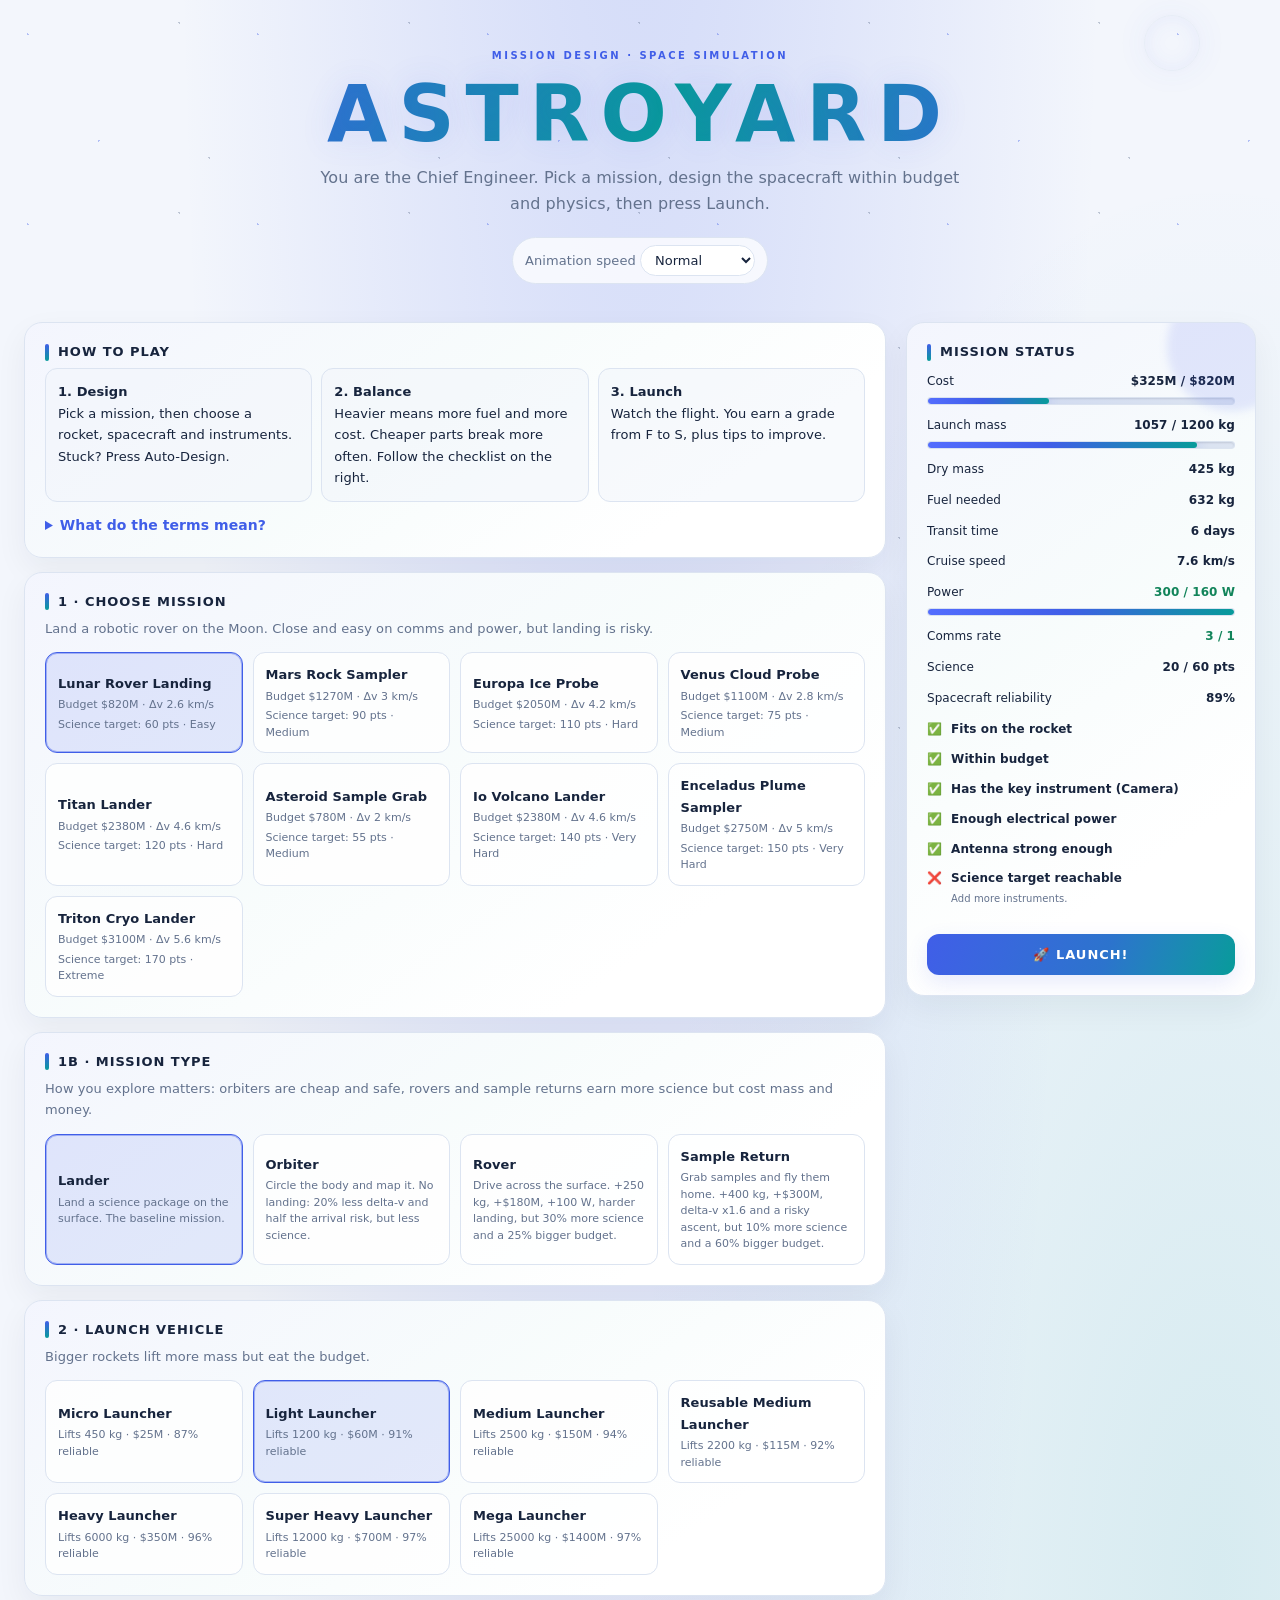
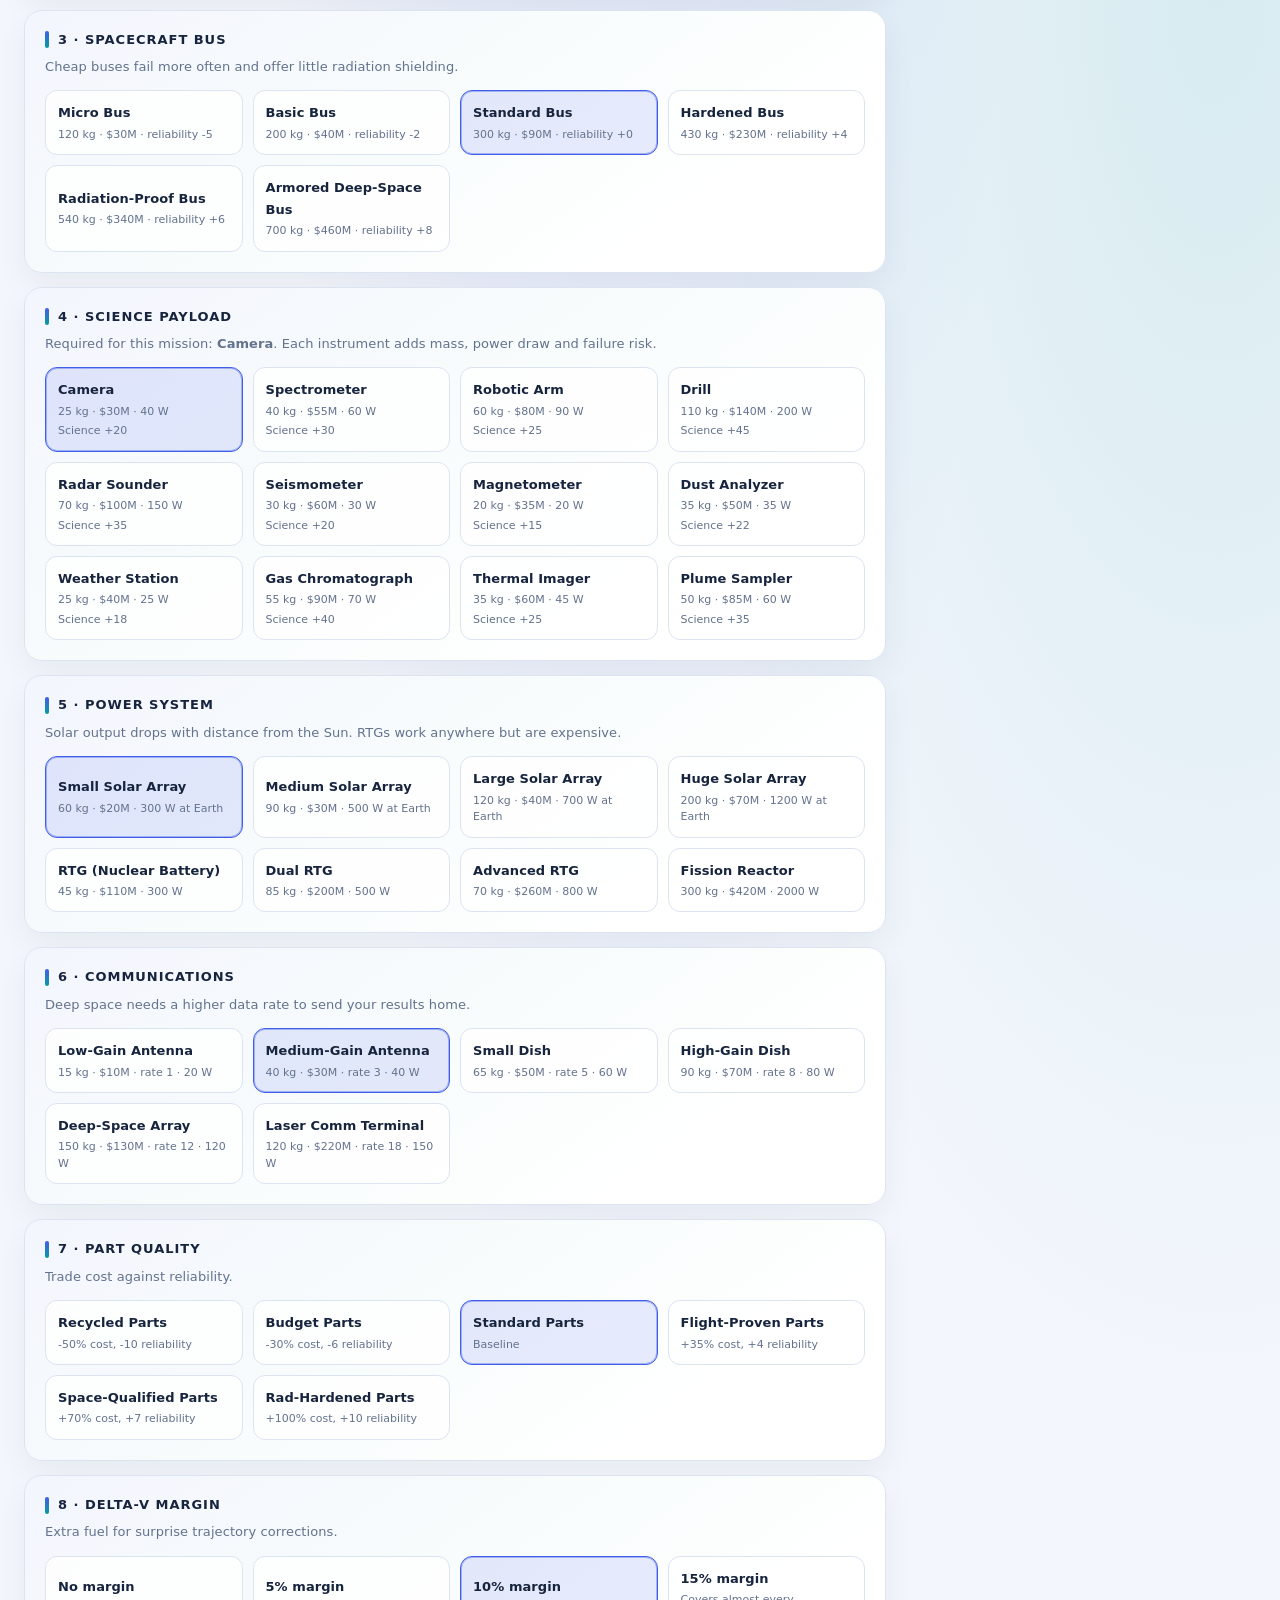
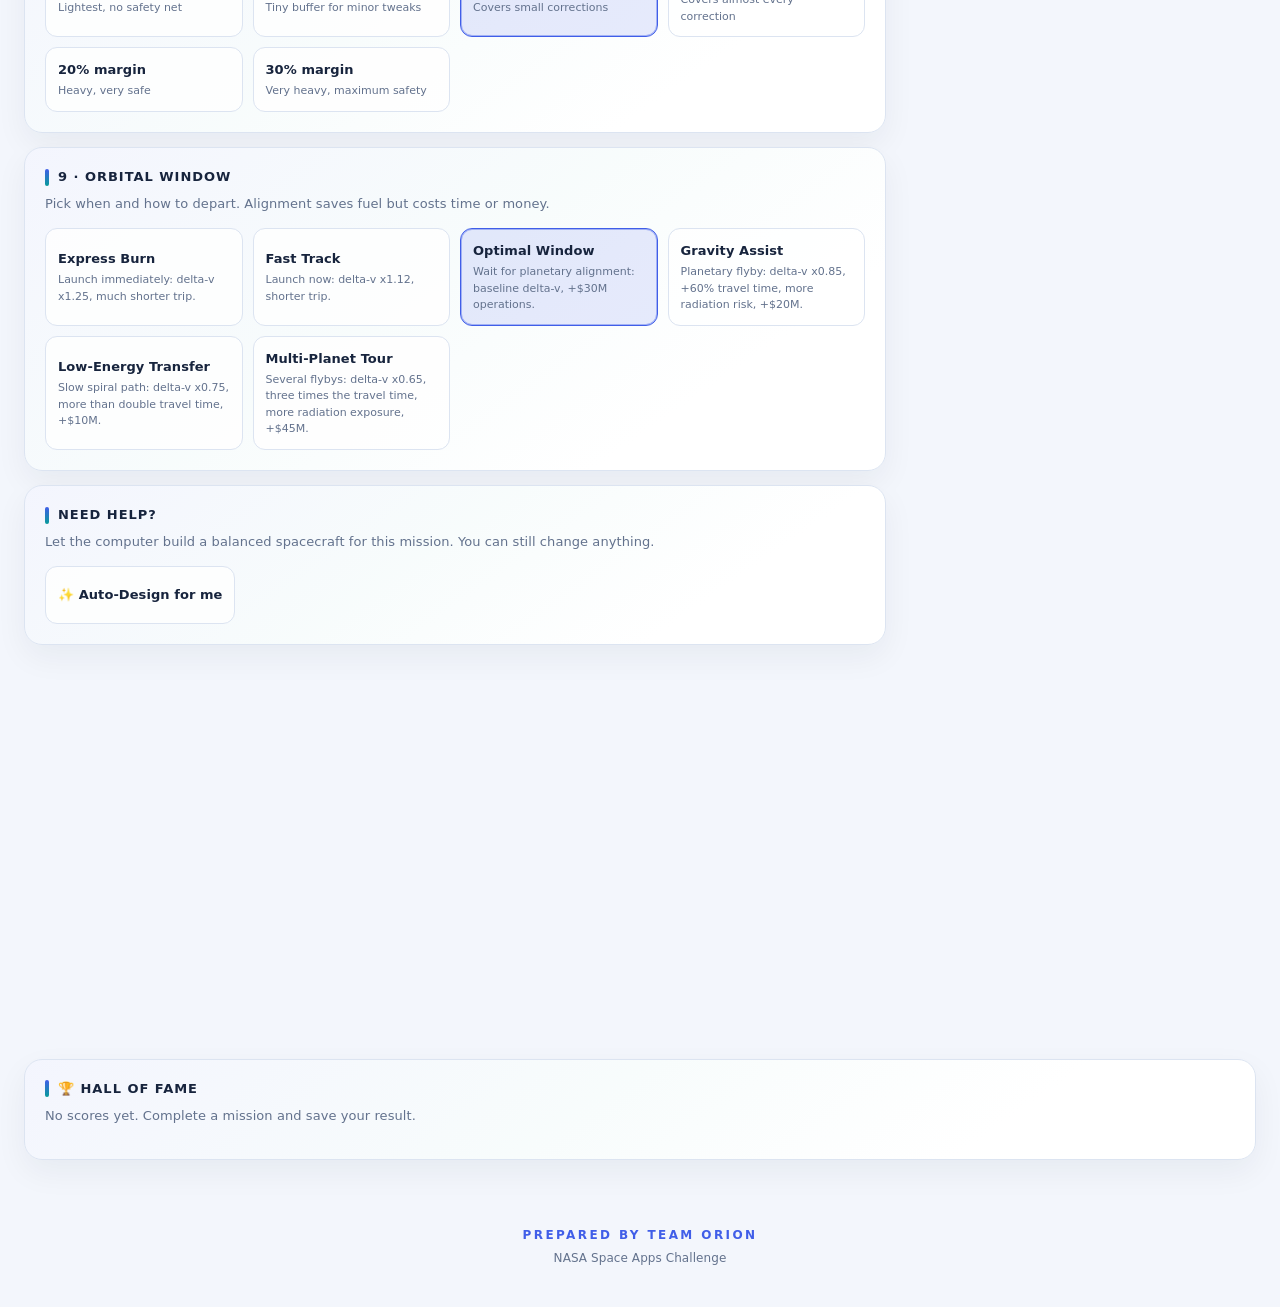
<file: index.html>
<!DOCTYPE html>
<html lang="en"><head><meta charset="utf-8">
<meta name="viewport" content="width=device-width, initial-scale=1, viewport-fit=cover">
<title>Orion - Space Mission Design & Simulation</title>
<meta name="description" content="An interactive space mission simulation game focusing on orbital mechanics, payload capacities, budget, and power management.">
<link rel="stylesheet" href="style.css"></head><body>
<div class="pointer-glow" aria-hidden="true"></div>
<header><p class="eyebrow">Mission design · Space simulation</p><h1>ASTROYARD</h1>
<p class="sub intro">You are the Chief Engineer. Pick a mission, design the spacecraft within budget and physics, then press Launch.</p><p class="sub speed"><label>Animation speed <select id="spd"><option value="1">Normal</option><option value="2">Fast</option><option value="6">Skip ahead</option></select></label></p></header>
<main><div id="left"></div>
<div class="panel" id="side"><section id="pan"><h2 id="ph">Mission Status</h2><div id="stats"></div><div id="warns"></div>
<button class="go" id="go">🚀 LAUNCH!</button></section></div>
<div id="dock" style="grid-column:1/-1"></div><div id="out" style="grid-column:1/-1"></div><div id="hs" style="grid-column:1/-1"></div></main>
<footer><b>PREPARED BY TEAM ORION</b><span>NASA Space Apps Challenge</span></footer>
<div id="mbar"></div>
<script src="script.js" defer></script></body></html>
</file>
<file: style.css>
:root{box-sizing:border-box;padding-top:env(safe-area-inset-top,0px);padding-bottom:env(safe-area-inset-bottom,0px);--font-body:"Segoe UI Variable","Aptos","Segoe UI",system-ui,sans-serif;--font-display:"Bahnschrift","Segoe UI Variable","Aptos Display","Segoe UI",system-ui,sans-serif;--bg:#f3f6fc;--card:#fff;--ink:#17243d;--mut:#63728d;--line:#dce4f1;--acc:#405ee8;--acc2:#079b9a;--ok:#12845a;--bad:#d53f50;--warn:#a96b00;--glow:rgba(64,94,232,.12);--pointer-blue:rgba(64,94,232,.16);--pointer-teal:rgba(7,155,154,.11);color-scheme:light}
@media(prefers-color-scheme:dark){:root:not([data-theme="light"]){--bg:#080d1a;--card:#10192b;--ink:#edf3ff;--mut:#9aa9c4;--line:#26354d;--acc:#7c9cff;--acc2:#51dfd2;--ok:#55dfa8;--bad:#ff7b83;--warn:#ffd078;--glow:rgba(91,128,255,.18);--pointer-blue:rgba(79,116,255,.24);--pointer-teal:rgba(42,213,202,.17);color-scheme:dark}}
:root[data-theme="dark"]{--bg:#080d1a;--card:#10192b;--ink:#edf3ff;--mut:#9aa9c4;--line:#26354d;--acc:#7c9cff;--acc2:#51dfd2;--ok:#55dfa8;--bad:#ff7b83;--warn:#ffd078;--glow:rgba(91,128,255,.18);--pointer-blue:rgba(79,116,255,.24);--pointer-teal:rgba(42,213,202,.17);color-scheme:dark}
html{scroll-padding-top:env(safe-area-inset-top,0px);scroll-behavior:smooth}
*{box-sizing:border-box}
body{min-height:100vh;margin:0;background:radial-gradient(ellipse at 50% -18%,color-mix(in srgb,var(--acc) 20%,transparent),transparent 52%),radial-gradient(ellipse at 95% 35%,color-mix(in srgb,var(--acc2) 12%,transparent),transparent 34%),var(--bg);color:var(--ink);font:400 15px/1.65 var(--font-body);letter-spacing:.005em;-webkit-font-smoothing:antialiased;text-rendering:optimizeLegibility}
body::before{position:fixed;inset:0;z-index:-1;pointer-events:none;content:"";opacity:.36;background-image:radial-gradient(1px 1px at 12% 18%,var(--acc) 99%,transparent),radial-gradient(1px 1px at 78% 12%,var(--mut) 99%,transparent),radial-gradient(1px 1px at 43% 74%,var(--acc) 99%,transparent),radial-gradient(1px 1px at 91% 83%,var(--mut) 99%,transparent);background-size:230px 190px}
.pointer-glow{position:fixed;top:0;left:0;z-index:0;width:min(72vw,760px);aspect-ratio:1;border-radius:50%;opacity:0;pointer-events:none;transform:translate3d(var(--x,-1000px),var(--y,-1000px),0) translate(-50%,-50%);background:radial-gradient(circle,var(--pointer-blue),var(--pointer-teal) 34%,transparent 70%);filter:blur(18px);transition:opacity .45s ease;will-change:transform}
.pointer-glow.is-visible{opacity:1}
@media(hover:none),(max-width:820px){.pointer-glow{display:none}}
body>header,body>main,body>footer{position:relative;z-index:1}
header{position:relative;max-width:1280px;margin:auto;padding:48px 24px 30px;text-align:center}
header::after{position:absolute;top:15px;right:max(28px,calc((100% - 1120px)/2));width:54px;height:54px;border:1px solid var(--line);border-radius:50%;content:"";opacity:.55;box-shadow:0 0 34px var(--glow),inset 0 0 22px var(--glow)}
.eyebrow{margin:0 0 10px;color:var(--acc);font-family:var(--font-display);font-size:10px;font-weight:750;letter-spacing:.25em;text-transform:uppercase}
h1{margin:0;background:linear-gradient(105deg,var(--acc) 10%,var(--acc2) 52%,var(--acc) 92%);background-clip:text;color:transparent;font-family:var(--font-display);font-size:clamp(42px,8vw,78px);line-height:1;letter-spacing:.14em;font-weight:800;text-shadow:0 0 34px var(--glow)}
header .sub{text-align:center}
.sub{color:var(--mut);margin:12px auto 0}
header .intro{max-width:660px;font-size:16px}
header .speed{display:inline-flex;align-items:center;gap:10px;margin-top:20px;padding:7px 12px;border:1px solid var(--line);border-radius:999px;background:color-mix(in srgb,var(--card) 75%,transparent);font-size:13px}
main{max-width:1280px;margin:auto;padding:8px 24px 48px;display:grid;grid-template-columns:minmax(0,1fr) 350px;gap:20px;align-items:start}
#left{min-width:0}
section{position:relative;margin-bottom:14px;padding:20px;border:1px solid var(--line);border-radius:18px;background:linear-gradient(145deg,color-mix(in srgb,var(--card) 94%,var(--acc)),color-mix(in srgb,var(--card) 97%,var(--acc2)) 45%,var(--card) 78%);box-shadow:0 12px 32px rgba(13,28,58,.055);transition:border-color .2s,box-shadow .2s}
section:hover{border-color:color-mix(in srgb,var(--acc) 38%,var(--line));box-shadow:0 14px 38px rgba(13,28,58,.09)}
h2{display:flex;align-items:center;gap:9px;margin:0 0 7px;color:var(--ink);font-family:var(--font-display);font-size:13px;font-weight:750;letter-spacing:.075em;line-height:1.4;text-transform:uppercase}
h2::before{width:4px;height:17px;border-radius:4px;background:linear-gradient(var(--acc),var(--acc2));content:""}
.hint{color:var(--mut);font-size:13px;margin:0 0 13px}
.opts{display:grid;grid-template-columns:repeat(auto-fill,minmax(190px,1fr));gap:10px}
.o{min-height:58px;border:1px solid var(--line);border-radius:12px;padding:11px 12px;cursor:pointer;background:color-mix(in srgb,var(--card) 82%,transparent);color:var(--ink);text-align:left;font:inherit;transition:transform .18s,border-color .18s,background .18s,box-shadow .18s}
.o:hover{transform:translateY(-2px);border-color:var(--acc);box-shadow:0 7px 18px var(--glow)}
.o.sel{border-color:var(--acc);background:var(--glow);box-shadow:inset 0 0 0 1px color-mix(in srgb,var(--acc) 40%,transparent)}
.o b{display:block;font-size:13px;font-weight:700;letter-spacing:.005em}.o small{display:block;margin-top:3px;color:var(--mut);font-size:11px;line-height:1.5;letter-spacing:0}
.panel{position:sticky;top:16px;align-self:start}
#pan{overflow:hidden}
#pan:not(.docked)::after{position:absolute;top:-42px;right:-42px;width:130px;height:130px;border-radius:50%;background:var(--glow);content:"";filter:blur(4px);pointer-events:none}
#ph{position:relative;z-index:1}
.row{display:flex;justify-content:space-between;gap:12px;margin-top:11px;font-size:12px;letter-spacing:.005em}
.row b{text-align:right;font-variant-numeric:tabular-nums}
.bar{height:8px;border:1px solid color-mix(in srgb,var(--line) 75%,transparent);border-radius:999px;background:linear-gradient(90deg,color-mix(in srgb,var(--line) 90%,var(--acc)),var(--line));overflow:hidden;margin-top:5px;box-shadow:inset 0 1px 2px rgba(8,18,40,.12)}
.bar i{position:relative;display:block;height:100%;min-width:0;border-radius:inherit;background:linear-gradient(90deg,#536dfe 0%,var(--acc) 45%,var(--acc2) 100%);box-shadow:0 0 12px color-mix(in srgb,var(--acc) 35%,transparent);width:0;transition:width .45s cubic-bezier(.2,.8,.2,1),background .25s,box-shadow .25s}
.bar i::after{position:absolute;inset:0;content:"";background:linear-gradient(110deg,transparent 15%,rgba(255,255,255,.32) 48%,transparent 78%);transform:translateX(-100%);animation:bar-shimmer 3.2s ease-in-out infinite}
.bar.over i{background:linear-gradient(90deg,#e34f65 0%,var(--bad) 48%,#ffad66 100%);box-shadow:0 0 12px color-mix(in srgb,var(--bad) 38%,transparent)}
@keyframes bar-shimmer{0%,25%{transform:translateX(-100%)}75%,100%{transform:translateX(100%)}}
.warn{font-size:13px;color:var(--warn);margin:6px 0 0}
.bad{color:var(--bad)}.good{color:var(--ok)}
button.go{position:relative;z-index:1;width:100%;margin-top:16px;padding:13px 16px;border:0;border-radius:12px;background:linear-gradient(110deg,var(--acc),color-mix(in srgb,var(--acc) 65%,var(--acc2)) 58%,var(--acc2));color:#fff;font-family:var(--font-display);font-size:13px;font-weight:750;letter-spacing:.075em;cursor:pointer;box-shadow:0 8px 22px var(--glow);transition:transform .2s,filter .2s,box-shadow .2s}
button.go:not(:disabled):hover{transform:translateY(-2px);filter:brightness(1.08);box-shadow:0 12px 28px rgba(49,94,234,.34)}
button.go:disabled{opacity:.48;cursor:not-allowed;box-shadow:none}
#log{max-height:300px;overflow:auto;border:1px solid var(--line);border-radius:10px;padding:10px 12px;background:color-mix(in srgb,var(--bg) 75%,transparent);font:12px/1.6 ui-monospace,SFMono-Regular,Menlo,Consolas,monospace}
#log p{margin:3px 0}
.card{text-align:center}.grade{font-size:88px;font-weight:850;line-height:1;text-shadow:0 8px 36px var(--glow)}
table{width:100%;border-collapse:collapse;font-size:13px;margin-top:12px;text-align:left}td{padding:8px 4px;border-top:1px solid var(--line)}td:last-child{text-align:right;font-weight:650}
button:focus-visible,input:focus-visible,select:focus-visible,summary:focus-visible{outline:3px solid var(--acc);outline-offset:3px}
select{padding:6px 10px;border-radius:999px;border:1px solid var(--line);background:var(--card);color:var(--ink);font:inherit}
.how{display:grid;grid-template-columns:repeat(auto-fit,minmax(190px,1fr));gap:9px}.how div{border:1px solid var(--line);border-radius:12px;padding:12px;background:color-mix(in srgb,var(--bg) 55%,transparent);font-size:13px}
details{margin-top:12px;font-size:14px}summary{cursor:pointer;color:var(--acc);font-weight:700}dt{font-weight:700;margin-top:8px}dd{margin:0;color:var(--mut)}
.ck{list-style:none;padding:0;margin:12px 0 0}.ck li{display:flex;gap:9px;margin:10px 0;font-size:12px}.ck small{display:block;margin-top:2px;color:var(--mut)}
.steps{display:flex;gap:8px;list-style:none;padding:0;margin:0 0 14px}.steps li{flex:1;text-align:center;font-size:11px;font-weight:750;padding:7px 3px;border-bottom:3px solid var(--line);color:var(--mut)}
.steps .on{border-color:var(--acc);color:var(--ink)}.steps .ok{border-color:var(--ok);color:var(--ok)}.steps .fail{border-color:var(--bad);color:var(--bad)}
#pan.docked{display:grid;grid-template-columns:1fr 1fr;gap:0 28px;margin:0}#pan.docked h2,#pan.docked button.go{grid-column:1/-1}#pan.docked .ck{margin-top:0}#pan.docked button.go{max-width:360px;justify-self:center}
@media(max-width:820px){main{grid-template-columns:1fr;gap:8px}.panel{position:static}#pan.docked{grid-template-columns:1fr}}
footer{max-width:1280px;margin:0 auto;padding:4px 16px 38px;text-align:center}footer b{display:block;font-family:var(--font-display);font-size:12px;font-weight:750;letter-spacing:.2em;color:var(--acc)}footer span{display:block;color:var(--mut);font-size:12px;margin-top:3px}
#mbar{display:none}
@media(max-width:820px){body{padding-bottom:76px}#mbar{display:flex;position:fixed;left:0;right:0;bottom:0;z-index:20;gap:10px;align-items:center;justify-content:space-between;padding:9px 14px calc(9px + env(safe-area-inset-bottom,0px));border-top:1px solid var(--line);background:color-mix(in srgb,var(--card) 92%,transparent);backdrop-filter:blur(16px);font-size:12px}#mbar button{border:0;border-radius:9px;background:var(--acc);color:#fff;font:inherit;font-weight:800;padding:10px 15px;cursor:pointer}main{padding:5px 14px 24px}section{padding:16px}.panel{position:static}}
@media(max-width:520px){header{padding:38px 16px 22px}header::after{top:12px;right:16px;width:38px;height:38px}h1{font-size:clamp(34px,10vw,48px);letter-spacing:.08em}header .intro{max-width:360px;font-size:14px}.opts{grid-template-columns:repeat(2,minmax(0,1fr));gap:8px}.o{padding:9px;min-height:56px}.o small{font-size:10px}.steps{gap:3px}.steps li{font-size:10px}}
.tips{text-align:left;margin-top:14px;font-size:14px}.tips p{margin:5px 0}
@media(prefers-reduced-motion:reduce){html{scroll-behavior:auto}*,*::before,*::after{scroll-behavior:auto!important;transition:none!important;animation:none!important}}

.o,
button.go,
#mbar button {
  transform-style:preserve-3d;
  transition:transform .24s cubic-bezier(.2,.8,.2,1),box-shadow .24s ease,border-color .24s ease,filter .24s ease;
}
.o:hover,
.o:focus-visible {
  position:relative;
  z-index:1;
  transform:perspective(700px) translateY(-5px) translateZ(12px) scale(1.025);
  box-shadow:0 0 0 1px color-mix(in srgb,var(--acc2) 55%,transparent),0 0 24px color-mix(in srgb,var(--acc) 48%,transparent),0 14px 28px rgba(10,30,75,.22);
}
button.go:not(:disabled):hover,
button.go:not(:disabled):focus-visible,
#mbar button:hover,
#mbar button:focus-visible {
  transform:perspective(700px) translateY(-4px) translateZ(10px) scale(1.025);
  box-shadow:0 0 26px color-mix(in srgb,var(--acc2) 55%,var(--acc) 45%),0 13px 28px var(--glow);
  filter:brightness(1.12);
}
.o:active,
button.go:not(:disabled):active,
#mbar button:active {
  transform:translateY(0) scale(.98);
}
@media(prefers-reduced-motion:reduce){
  .o:hover,.o:focus-visible,button.go:not(:disabled):hover,button.go:not(:disabled):focus-visible,#mbar button:hover,#mbar button:focus-visible,.o:active,button.go:not(:disabled):active,#mbar button:active{transform:none}
}
</file>
